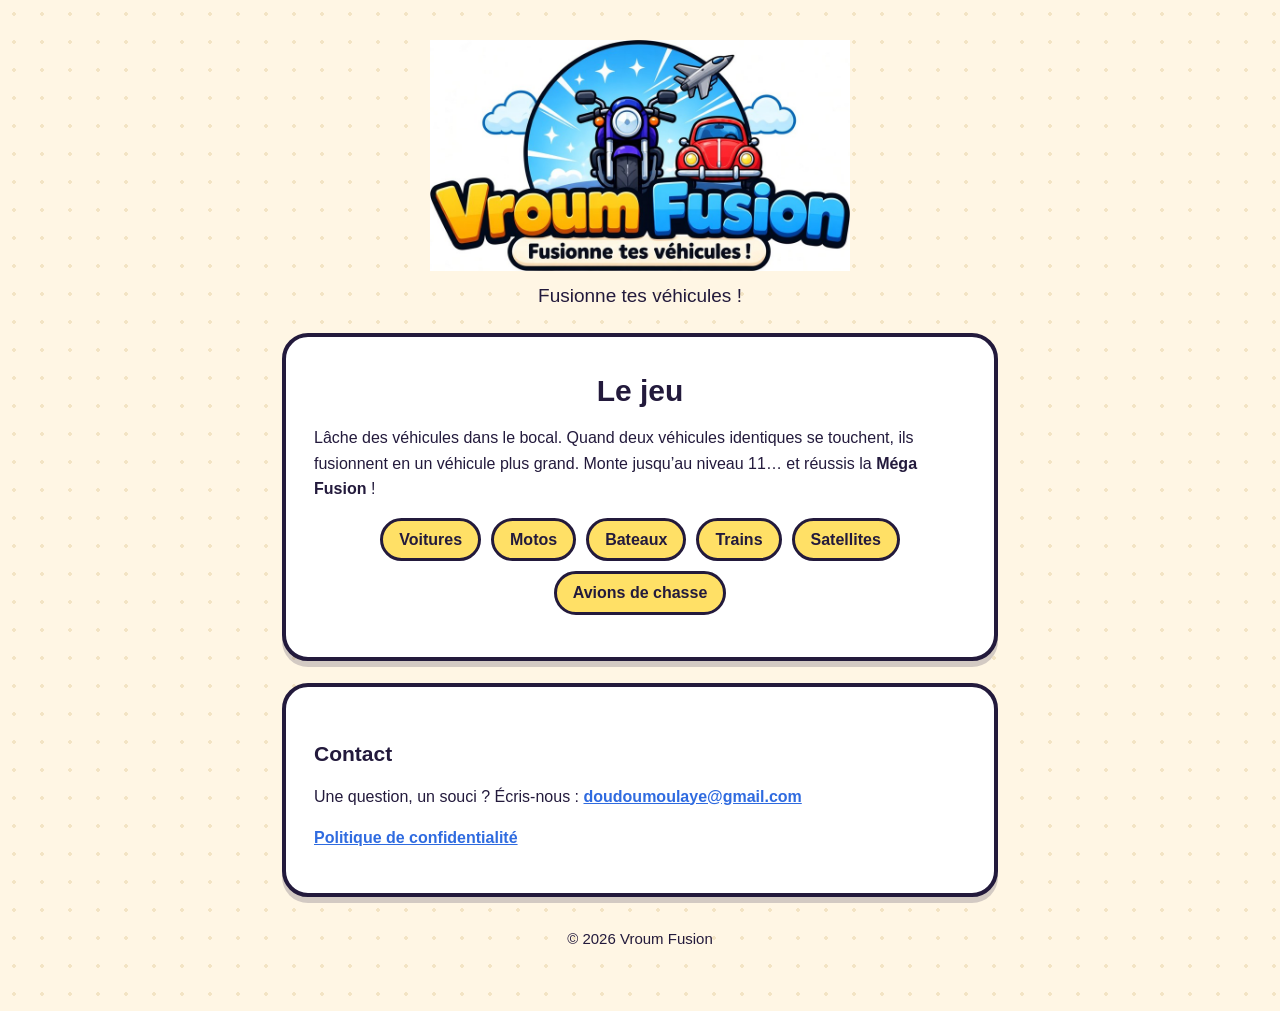
<file: index.html>
<!doctype html>
<html lang="fr">
<head>
  <meta charset="utf-8">
  <meta name="viewport" content="width=device-width, initial-scale=1">
  <title>Vroum Fusion — Fusionne tes véhicules !</title>
  <meta name="description" content="Vroum Fusion : lâche des véhicules dans le bocal, fusionne-les et monte jusqu’au niveau 11 !">
  <link rel="stylesheet" href="style.css">
</head>
<body>
  <main>
    <img class="logo" src="logo.jpg" alt="Vroum Fusion">
    <p class="tagline">Fusionne tes véhicules !</p>

    <div class="card">
      <h1>Le jeu</h1>
      <p>Lâche des véhicules dans le bocal. Quand deux véhicules identiques se touchent, ils fusionnent
        en un véhicule plus grand. Monte jusqu’au niveau 11… et réussis la <strong>Méga Fusion</strong> !</p>
      <ul class="modes">
        <li>Voitures</li>
        <li>Motos</li>
        <li>Bateaux</li>
        <li>Trains</li>
        <li>Satellites</li>
        <li>Avions de chasse</li>
      </ul>
    </div>

    <div class="card">
      <h2>Contact</h2>
      <p>Une question, un souci ? Écris-nous : <a href="mailto:doudoumoulaye@gmail.com">doudoumoulaye@gmail.com</a></p>
      <p><a href="confidentialite.html">Politique de confidentialité</a></p>
    </div>

    <footer>© 2026 Vroum Fusion</footer>
  </main>
</body>
</html>
</file>
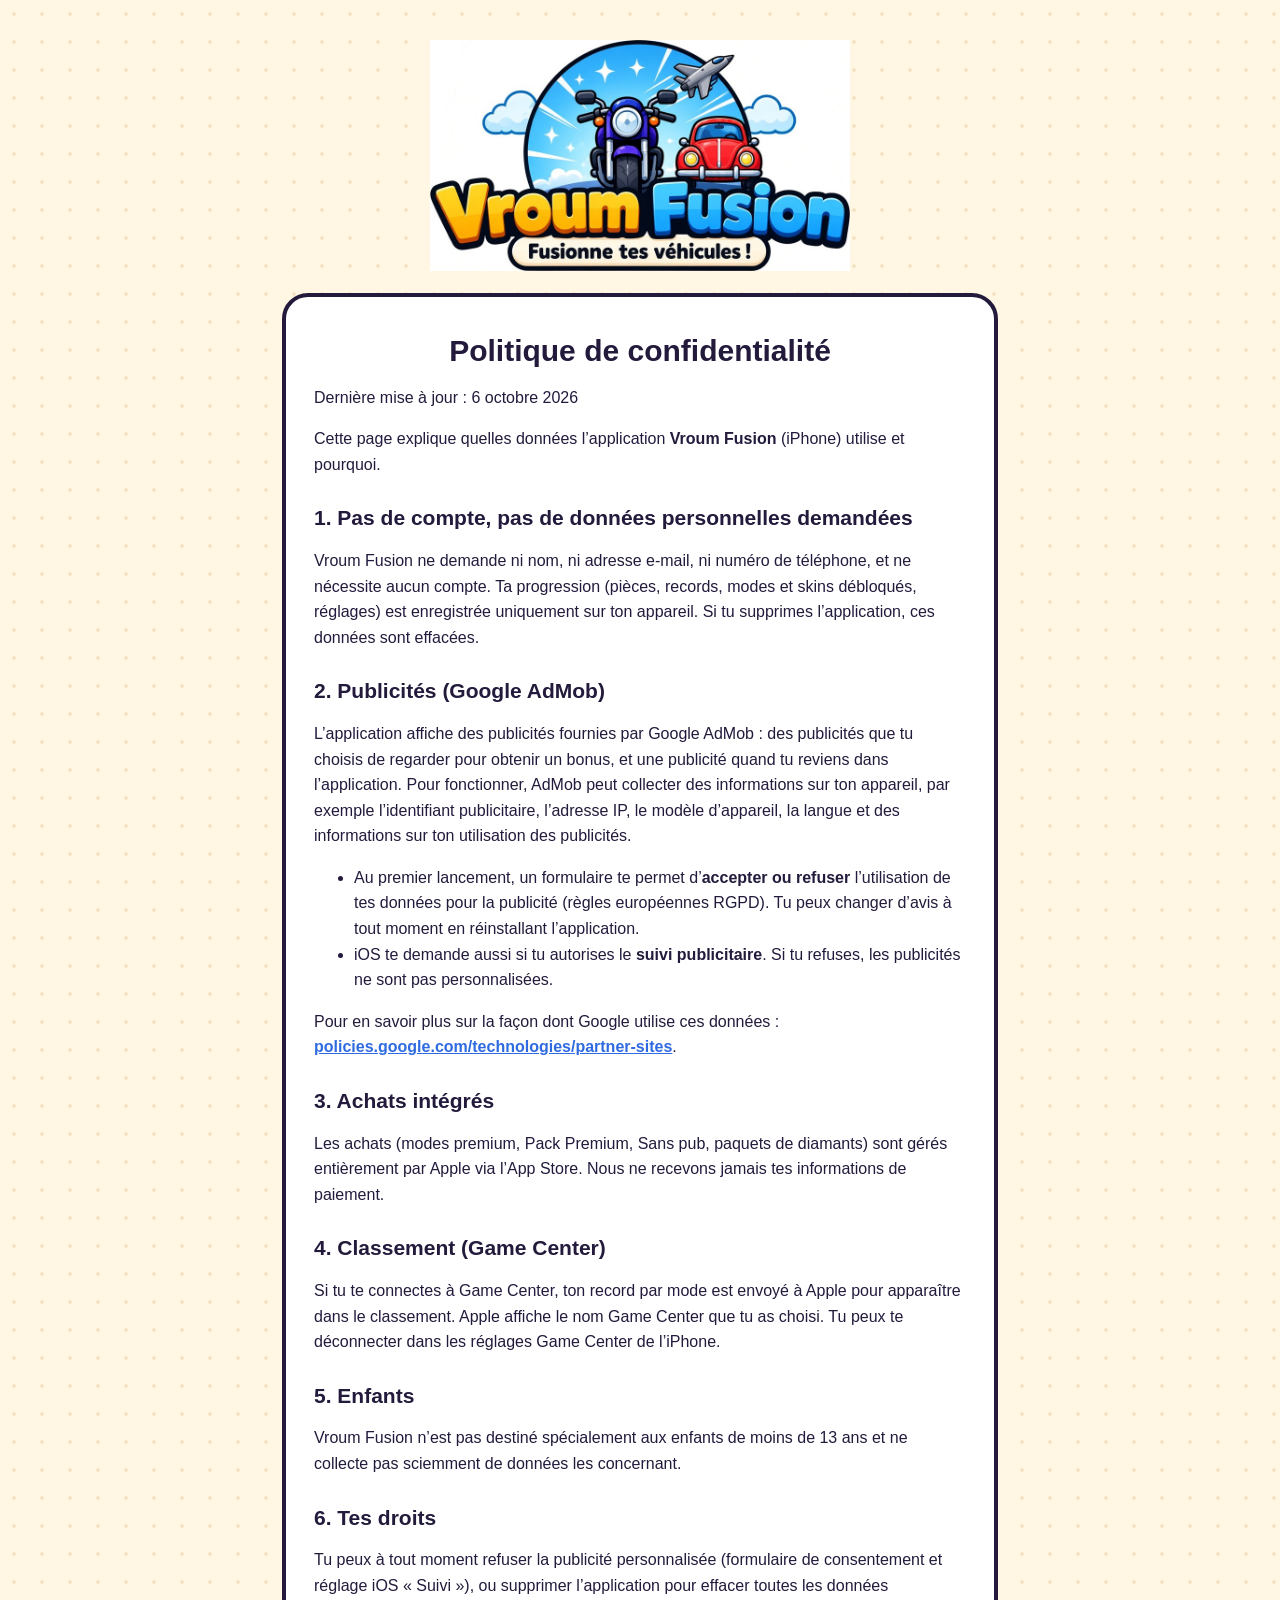
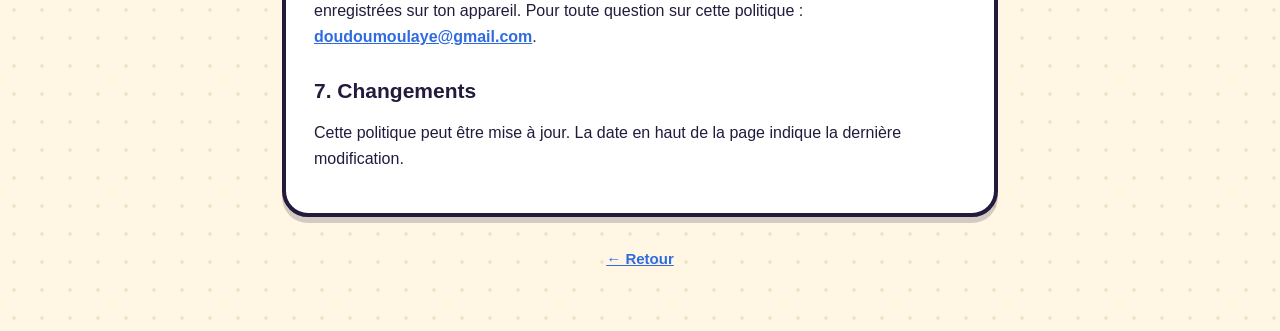
<file: confidentialite.html>
<!doctype html>
<html lang="fr">
<head>
  <meta charset="utf-8">
  <meta name="viewport" content="width=device-width, initial-scale=1">
  <title>Politique de confidentialité — Vroum Fusion</title>
  <link rel="stylesheet" href="style.css">
</head>
<body>
  <main>
    <a href="index.html"><img class="logo" src="logo.jpg" alt="Vroum Fusion"></a>

    <div class="card">
      <h1>Politique de confidentialité</h1>
      <p>Dernière mise à jour : 6 octobre 2026</p>

      <p>Cette page explique quelles données l’application <strong>Vroum Fusion</strong> (iPhone)
        utilise et pourquoi.</p>

      <h2>1. Pas de compte, pas de données personnelles demandées</h2>
      <p>Vroum Fusion ne demande ni nom, ni adresse e-mail, ni numéro de téléphone, et ne nécessite
        aucun compte. Ta progression (pièces, records, modes et skins débloqués, réglages) est
        enregistrée uniquement sur ton appareil. Si tu supprimes l’application, ces données sont effacées.</p>

      <h2>2. Publicités (Google AdMob)</h2>
      <p>L’application affiche des publicités fournies par Google AdMob : des publicités que tu choisis de
        regarder pour obtenir un bonus, et une publicité quand tu reviens dans l’application.
        Pour fonctionner, AdMob peut collecter des informations sur ton appareil, par exemple l’identifiant
        publicitaire, l’adresse IP, le modèle d’appareil, la langue et des informations sur ton utilisation
        des publicités.</p>
      <ul>
        <li>Au premier lancement, un formulaire te permet d’<strong>accepter ou refuser</strong> l’utilisation
          de tes données pour la publicité (règles européennes RGPD). Tu peux changer d’avis à tout moment
          en réinstallant l’application.</li>
        <li>iOS te demande aussi si tu autorises le <strong>suivi publicitaire</strong>. Si tu refuses, les
          publicités ne sont pas personnalisées.</li>
      </ul>
      <p>Pour en savoir plus sur la façon dont Google utilise ces données :
        <a href="https://policies.google.com/technologies/partner-sites?hl=fr">policies.google.com/technologies/partner-sites</a>.</p>

      <h2>3. Achats intégrés</h2>
      <p>Les achats (modes premium, Pack Premium, Sans pub, paquets de diamants) sont gérés entièrement
        par Apple via l’App Store. Nous ne recevons jamais tes informations de paiement.</p>

      <h2>4. Classement (Game Center)</h2>
      <p>Si tu te connectes à Game Center, ton record par mode est envoyé à Apple pour apparaître dans
        le classement. Apple affiche le nom Game Center que tu as choisi. Tu peux te déconnecter dans
        les réglages Game Center de l’iPhone.</p>

      <h2>5. Enfants</h2>
      <p>Vroum Fusion n’est pas destiné spécialement aux enfants de moins de 13 ans et ne collecte pas
        sciemment de données les concernant.</p>

      <h2>6. Tes droits</h2>
      <p>Tu peux à tout moment refuser la publicité personnalisée (formulaire de consentement et réglage
        iOS « Suivi »), ou supprimer l’application pour effacer toutes les données enregistrées sur ton appareil.
        Pour toute question sur cette politique : <a href="mailto:doudoumoulaye@gmail.com">doudoumoulaye@gmail.com</a>.</p>

      <h2>7. Changements</h2>
      <p>Cette politique peut être mise à jour. La date en haut de la page indique la dernière modification.</p>
    </div>

    <footer><a href="index.html">← Retour</a></footer>
  </main>
</body>
</html>
</file>
<file: style.css>
* { box-sizing: border-box; }

body {
  margin: 0;
  font-family: -apple-system, BlinkMacSystemFont, "Segoe UI", Roboto, sans-serif;
  color: #231a3c;
  background: #fff6e4 radial-gradient(#f3e4c4 2px, transparent 2px) 0 0 / 28px 28px;
  line-height: 1.6;
}

main {
  max-width: 760px;
  margin: 0 auto;
  padding: 40px 22px 60px;
}

.logo {
  display: block;
  width: min(420px, 90%);
  margin: 0 auto 10px;
}

.card {
  background: #fff;
  border: 4px solid #231a3c;
  border-radius: 26px;
  padding: 26px 28px;
  margin: 22px 0;
  box-shadow: 0 6px 0 rgba(35, 26, 60, 0.2);
}

h1, h2 { line-height: 1.2; }
h1 { text-align: center; font-size: 30px; margin: 10px 0 4px; }
h2 { font-size: 21px; margin-top: 28px; }

.tagline { text-align: center; font-size: 19px; margin: 0 0 8px; }

.modes {
  display: flex;
  flex-wrap: wrap;
  gap: 10px;
  justify-content: center;
  padding: 0;
  list-style: none;
}

.modes li {
  background: #ffe066;
  border: 3px solid #231a3c;
  border-radius: 999px;
  padding: 6px 16px;
  font-weight: 700;
}

a { color: #2f6be0; font-weight: 600; }

footer {
  text-align: center;
  font-size: 15px;
  margin-top: 30px;
}
</file>
